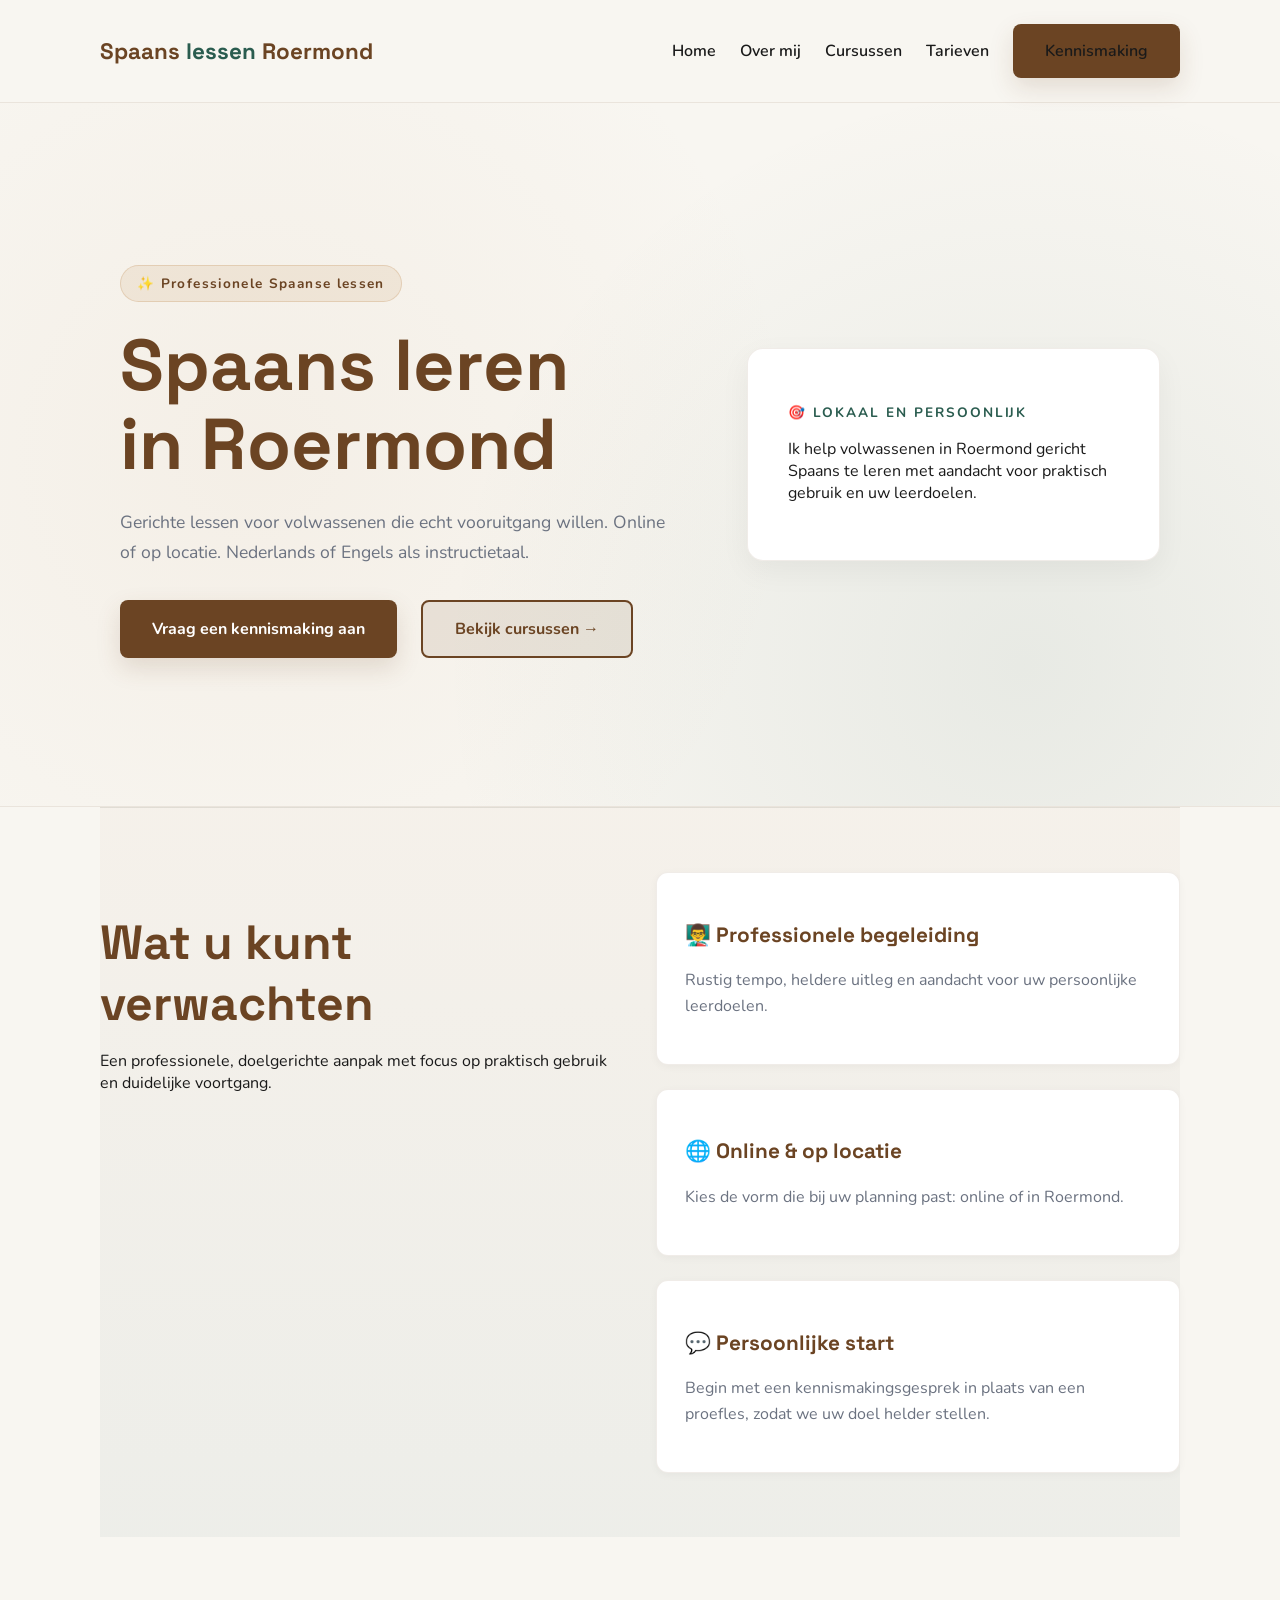
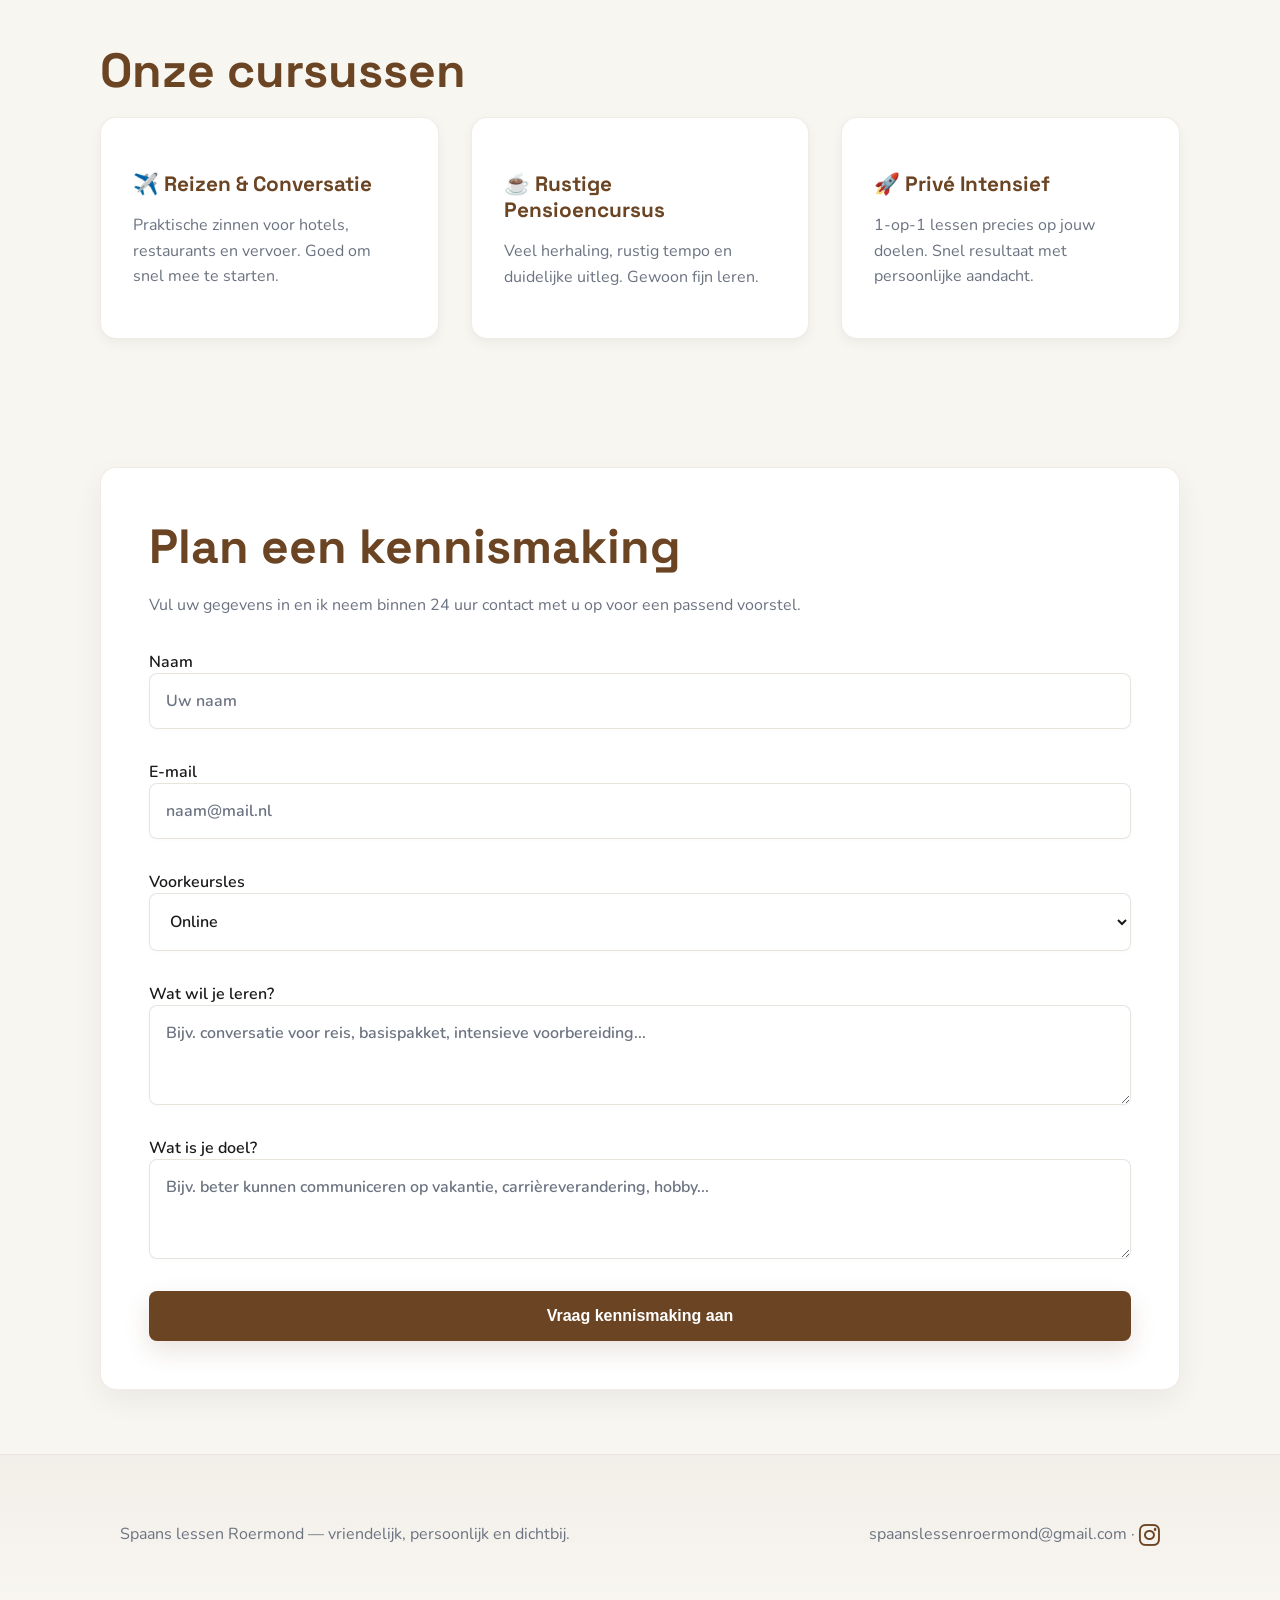
<file: index.html>
<!doctype html>
<html lang="nl">
<head>
  <meta charset="utf-8" />
  <meta name="viewport" content="width=device-width,initial-scale=1" />
  <title>Spaans leren Roermond | Professionele Spaanse lessen</title>
  <meta name="description" content="Professionele Spaanse lessen in Roermond: privélessen, online les en cursussen voor volwassenen. Nederlands of Engels als instructietaal." />
  <meta name="keywords" content="Spaans leren Roermond, Spaanslessen Roermond, privé Spaansles, online Spaansles, Spaans voor volwassenen, beginners Spaans, Spaans docent Roermond" />
  <meta property="og:title" content="Spaans leren Roermond | Professionele Spaanse lessen" />
  <meta property="og:description" content="Professionele Spaanse lessen in Roermond: privélessen, online les en cursussen voor volwassenen. Nederlands of Engels als instructietaal." />
  <meta property="og:type" content="website" />
  <meta property="og:url" content="https://spaanslessenroermond.nl" />
  <meta property="og:image" content="https://spaanslessenroermond.nl/og-image.jpg" />
  <link href="https://fonts.googleapis.com/css2?family=Montserrat:wght@600;700&family=Nunito:wght@400;600&display=swap" rel="stylesheet">
  <link rel="stylesheet" href="https://cdnjs.cloudflare.com/ajax/libs/font-awesome/6.4.0/css/all.min.css">
  <link rel="stylesheet" href="styles.css">
  <script type="application/ld+json">
  {
    "@context": "https://schema.org",
    "@type": "LocalBusiness",
    "name": "Spaans lessen Roermond",
    "description": "Professionele Spaanse lessen voor volwassenen in Roermond, met online en op locatie lessen.",
    "url": "https://spaanslessenroermond.nl",
    "email": "spaanslessenroermond@gmail.com",
    "address": {
      "@type": "PostalAddress",
      "addressLocality": "Roermond",
      "addressCountry": "NL"
    },
    "openingHoursSpecification": [{
      "@type": "OpeningHoursSpecification",
      "dayOfWeek": ["Monday","Tuesday","Wednesday","Thursday","Friday"],
      "opens": "09:00",
      "closes": "18:00"
    }]
  }
  </script>
</head>
<body>
  <header class="site-header">
    <div class="container header-inner">
      <div class="logo">Spaans <span>lessen</span> Roermond</div>
      <nav class="nav">
        <a href="index.html">Home</a>
        <a href="about.html">Over mij</a>
        <a href="courses.html">Cursussen</a>
        <a href="pricing.html">Tarieven</a>
        <a href="#contact" class="btn btn-primary">Kennismaking</a>
      </nav>
    </div>
  </header>

  <main>
    <section class="hero">
      <div class="container hero-grid">
        <div class="hero-text">
          <p class="eyebrow">✨ Professionele Spaanse lessen</p>
          <h1>Spaans leren<br>in Roermond</h1>
          <p class="lead">Gerichte lessen voor volwassenen die echt vooruitgang willen. Online of op locatie. Nederlands of Engels als instructietaal.</p>
          <div class="hero-buttons">
            <a href="#contact" class="btn btn-primary">Vraag een kennismaking aan</a>
            <a href="courses.html" class="btn btn-secondary">Bekijk cursussen →</a>
          </div>
        </div>
        <div class="hero-card card-accent">
          <p class="card-label">🎯 Lokaal en persoonlijk</p>
          <p>Ik help volwassenen in Roermond gericht Spaans te leren met aandacht voor praktisch gebruik en uw leerdoelen.</p>
        </div>
      </div>
    </section>

    <section class="container info-grid section-accent">
      <div>
        <h2>Wat u kunt verwachten</h2>
        <p>Een professionele, doelgerichte aanpak met focus op praktisch gebruik en duidelijke voortgang.</p>
      </div>
      <div class="feature-list">
        <article class="feature-card">
          <h3>👨‍🏫 Professionele begeleiding</h3>
          <p>Rustig tempo, heldere uitleg en aandacht voor uw persoonlijke leerdoelen.</p>
        </article>
        <article class="feature-card">
          <h3>🌐 Online & op locatie</h3>
          <p>Kies de vorm die bij uw planning past: online of in Roermond.</p>
        </article>
        <article class="feature-card">
          <h3>💬 Persoonlijke start</h3>
          <p>Begin met een kennismakingsgesprek in plaats van een proefles, zodat we uw doel helder stellen.</p>
        </article>
      </div>
    </section>

    <section class="container cards-section">
      <h2>Onze cursussen</h2>
      <div class="cards-grid">
        <article class="card">
          <h3>✈️ Reizen & Conversatie</h3>
          <p>Praktische zinnen voor hotels, restaurants en vervoer. Goed om snel mee te starten.</p>
        </article>
        <article class="card">
          <h3>☕ Rustige Pensioencursus</h3>
          <p>Veel herhaling, rustig tempo en duidelijke uitleg. Gewoon fijn leren.</p>
        </article>
        <article class="card">
          <h3>🚀 Privé Intensief</h3>
          <p>1-op-1 lessen precies op jouw doelen. Snel resultaat met persoonlijke aandacht.</p>
        </article>
      </div>
    </section>

    <section class="container contact" id="contact">
      <div class="contact-box">
        <h2>Plan een kennismaking</h2>
        <p>Vul uw gegevens in en ik neem binnen 24 uur contact met u op voor een passend voorstel.</p>
        <form name="contact" method="POST" data-netlify="true">
          <input type="hidden" name="form-name" value="contact">
          <label>Naam<input type="text" name="naam" placeholder="Uw naam" required></label>
          <label>E-mail<input type="email" name="email" placeholder="naam@mail.nl" required></label>
          <label>Voorkeursles<select name="voorkeursles"><option>Online</option><option>Op locatie (Roermond)</option></select></label>
          <label>Wat wil je leren?<textarea name="leerwensen" rows="3" placeholder="Bijv. conversatie voor reis, basispakket, intensieve voorbereiding..." required></textarea></label>
          <label>Wat is je doel?<textarea name="doel" rows="3" placeholder="Bijv. beter kunnen communiceren op vakantie, carrièreverandering, hobby..." required></textarea></label>
          <button type="submit" class="btn btn-primary">Vraag kennismaking aan</button>
        </form>
      </div>
    </section>
  </main>

  <footer class="site-footer">
    <div class="container footer-grid">
      <p>Spaans lessen Roermond — vriendelijk, persoonlijk en dichtbij.</p>
      <p>spaanslessenroermond@gmail.com · <a href="https://www.instagram.com/spaanslessenroermond/" target="_blank" aria-label="Instagram"><i class="fab fa-instagram"></i></a></p>
    </div>
  </footer>
</body>
</html>
</file>
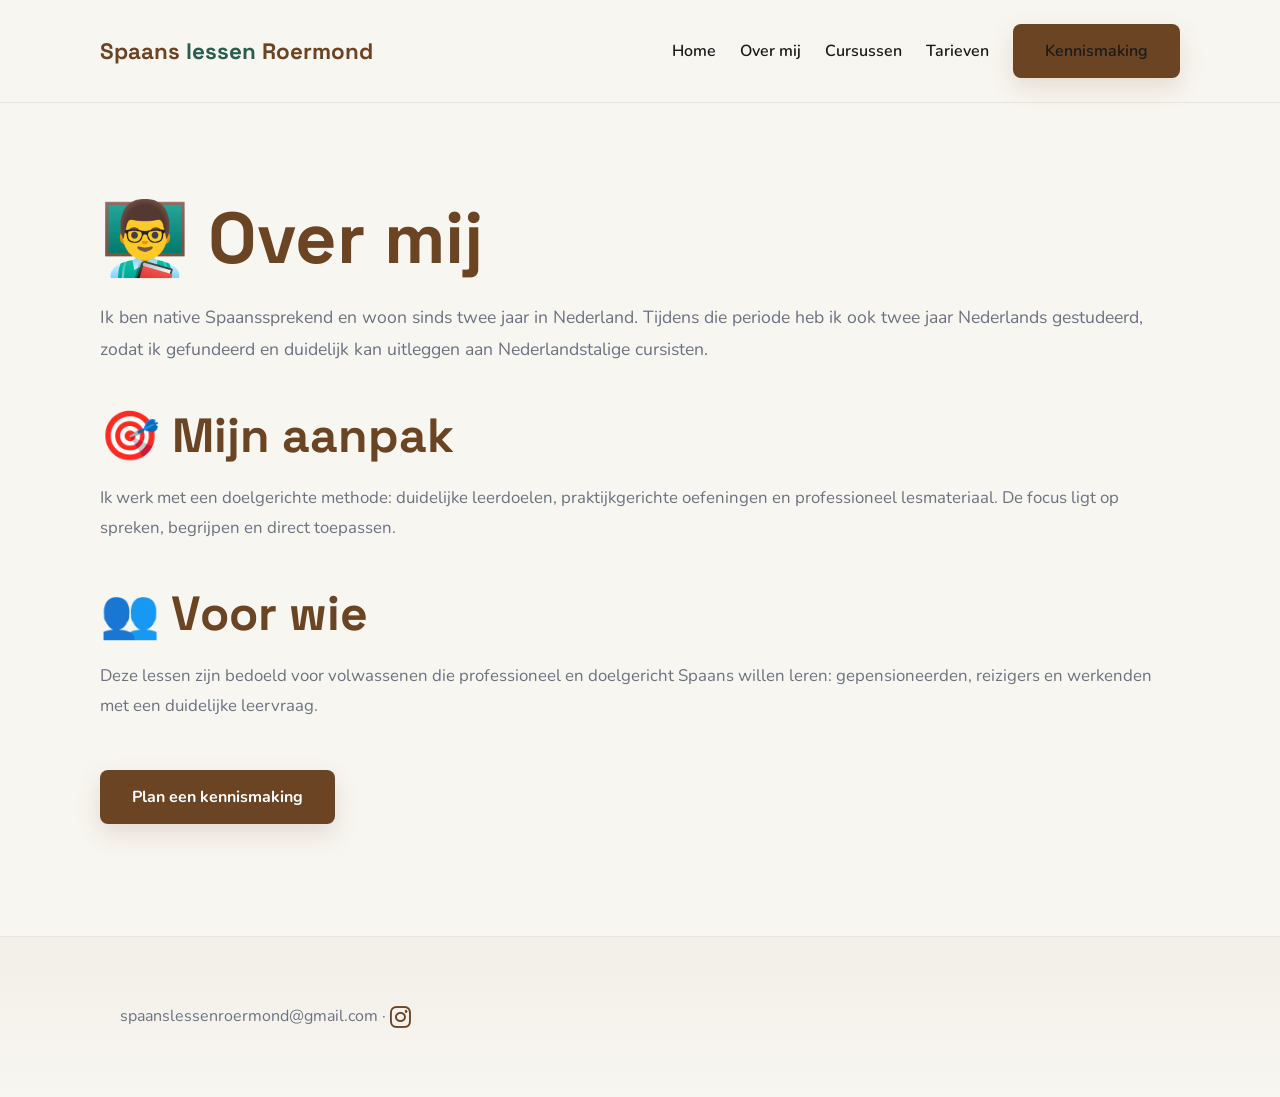
<file: about.html>
<!doctype html>
<html lang="nl">
<head>
  <meta charset="utf-8" />
  <meta name="viewport" content="width=device-width,initial-scale=1" />
  <title>Over mij — Spaans docent in Roermond</title>
  <meta name="description" content="Over mij: native Spaanssprekende docent in Roermond met twee jaar Nederlands en ervaring in privé- en groepslessen." />
  <meta name="keywords" content="Spaans docent Roermond, native Spaans, Spaans leren, privé Spaansles, online Spaansles" />
  <meta property="og:title" content="Over mij — Spaans docent in Roermond" />
  <meta property="og:description" content="Native Spaanssprekende docent in Roermond met twee jaar Nederlands en ervaring in privé- en groepslessen." />
  <link href="https://fonts.googleapis.com/css2?family=Montserrat:wght@600;700&family=Nunito:wght@400;600&display=swap" rel="stylesheet">
  <link rel="stylesheet" href="https://cdnjs.cloudflare.com/ajax/libs/font-awesome/6.4.0/css/all.min.css">
  <link rel="stylesheet" href="styles.css">
</head>
<body>
  <header class="site-header">
    <div class="container header-inner">
      <div class="logo">Spaans <span>lessen</span> Roermond</div>
      <nav class="nav">
        <a href="index.html">Home</a>
        <a href="about.html">Over mij</a>
        <a href="courses.html">Cursussen</a>
        <a href="pricing.html">Tarieven</a>
        <a href="index.html#contact" class="btn btn-primary">Kennismaking</a>
      </nav>
    </div>
  </header>
  <main class="container" style="padding:6rem 0;">
    <h1>👨‍🏫 Over mij</h1>
    <p style="color:var(--muted);line-height:1.8;font-size:1.1rem;margin-bottom:2rem;">Ik ben native Spaanssprekend en woon sinds twee jaar in Nederland. Tijdens die periode heb ik ook twee jaar Nederlands gestudeerd, zodat ik gefundeerd en duidelijk kan uitleggen aan Nederlandstalige cursisten.</p>
    <h2>🎯 Mijn aanpak</h2>
    <p style="color:var(--muted);line-height:1.8;font-size:1.05rem;margin-bottom:2rem;">Ik werk met een doelgerichte methode: duidelijke leerdoelen, praktijkgerichte oefeningen en professioneel lesmateriaal. De focus ligt op spreken, begrijpen en direct toepassen.</p>
    <h2>👥 Voor wie</h2>
    <p style="color:var(--muted);line-height:1.8;font-size:1.05rem;margin-bottom:2rem;">Deze lessen zijn bedoeld voor volwassenen die professioneel en doelgericht Spaans willen leren: gepensioneerden, reizigers en werkenden met een duidelijke leervraag.</p>
    <p style="margin-top:3rem;"><a href="index.html#contact" class="btn btn-primary">Plan een kennismaking</a></p>
  </main>
  <footer class="site-footer">
    <div class="container footer-grid">
      <p>spaanslessenroermond@gmail.com · <a href="https://www.instagram.com/spaanslessenroermond/" target="_blank" aria-label="Instagram"><i class="fab fa-instagram"></i></a></p>
    </div>
  </footer>
</body>
</html>
</file>
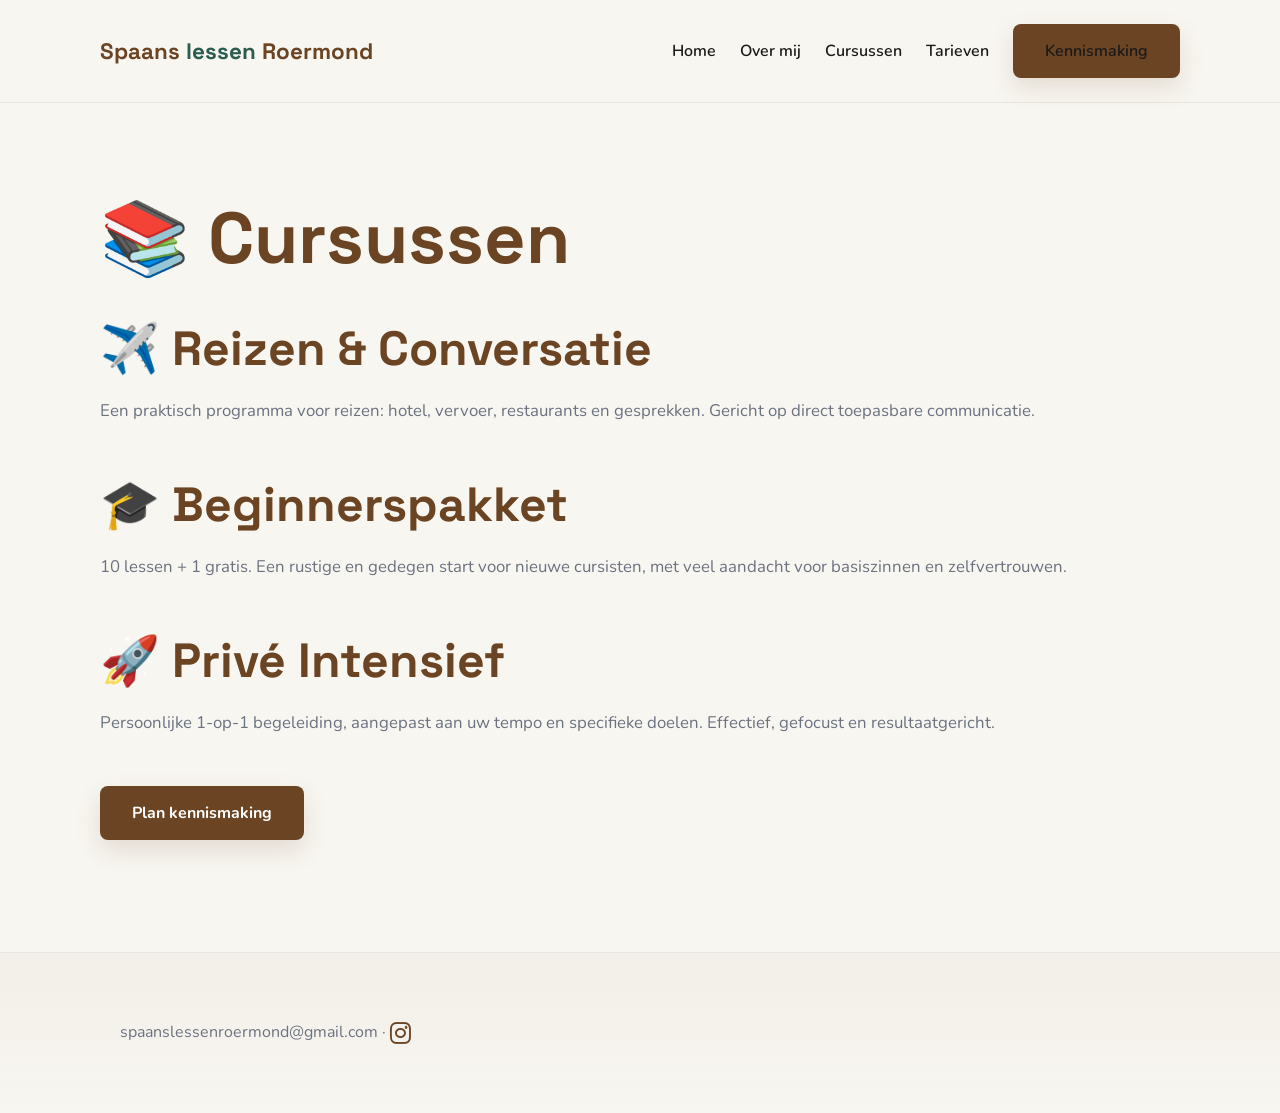
<file: courses.html>
<!doctype html>
<html lang="nl">
<head>
  <meta charset="utf-8" />
  <meta name="viewport" content="width=device-width,initial-scale=1" />
  <title>Cursussen Spaans — Roermond & online</title>
  <meta name="description" content="Cursussen Spaans in Roermond: Reizen, beginnerspakket en privé intensief. Online of op locatie met professionele begeleiding." />
  <meta name="keywords" content="Spaans cursus Roermond, Spaans leren, Spaans beginnerspakket, Spaans reis cursus, Spaanse conversatie" />
  <meta property="og:title" content="Cursussen Spaans — Roermond & online" />
  <meta property="og:description" content="Cursussen Spaans in Roermond: Reizen, beginnerspakket en privé intensief. Online of op locatie met professionele begeleiding." />
  <link href="https://fonts.googleapis.com/css2?family=Montserrat:wght@600;700&family=Nunito:wght@400;600&display=swap" rel="stylesheet">
  <link rel="stylesheet" href="https://cdnjs.cloudflare.com/ajax/libs/font-awesome/6.4.0/css/all.min.css">
  <link rel="stylesheet" href="styles.css">
</head>
<body>
  <header class="site-header">
    <div class="container header-inner">
      <div class="logo">Spaans <span>lessen</span> Roermond</div>
      <nav class="nav">
        <a href="index.html">Home</a>
        <a href="about.html">Over mij</a>
        <a href="courses.html">Cursussen</a>
        <a href="pricing.html">Tarieven</a>
        <a href="index.html#contact" class="btn btn-primary">Kennismaking</a>
      </nav>
    </div>
  </header>
  <main class="container" style="padding:6rem 0;">
    <h1>📚 Cursussen</h1>
    <section style="margin-bottom:3rem;">
      <h2>✈️ Reizen & Conversatie</h2>
      <p style="color:var(--muted);line-height:1.8;font-size:1.05rem;">Een praktisch programma voor reizen: hotel, vervoer, restaurants en gesprekken. Gericht op direct toepasbare communicatie.</p>
    </section>
    <section style="margin-bottom:3rem;">
      <h2>🎓 Beginnerspakket</h2>
      <p style="color:var(--muted);line-height:1.8;font-size:1.05rem;">10 lessen + 1 gratis. Een rustige en gedegen start voor nieuwe cursisten, met veel aandacht voor basiszinnen en zelfvertrouwen.</p>
    </section>
    <section style="margin-bottom:3rem;">
      <h2>🚀 Privé Intensief</h2>
      <p style="color:var(--muted);line-height:1.8;font-size:1.05rem;">Persoonlijke 1-op-1 begeleiding, aangepast aan uw tempo en specifieke doelen. Effectief, gefocust en resultaatgericht.</p>
    </section>
    <p style="margin-top:3rem;"><a href="index.html#contact" class="btn btn-primary">Plan kennismaking</a></p>
  </main>
  <footer class="site-footer">
    <div class="container footer-grid">
      <p>spaanslessenroermond@gmail.com · <a href="https://www.instagram.com/spaanslessenroermond/" target="_blank" aria-label="Instagram"><i class="fab fa-instagram"></i></a></p>
    </div>
  </footer>
</body>
</html>
</file>
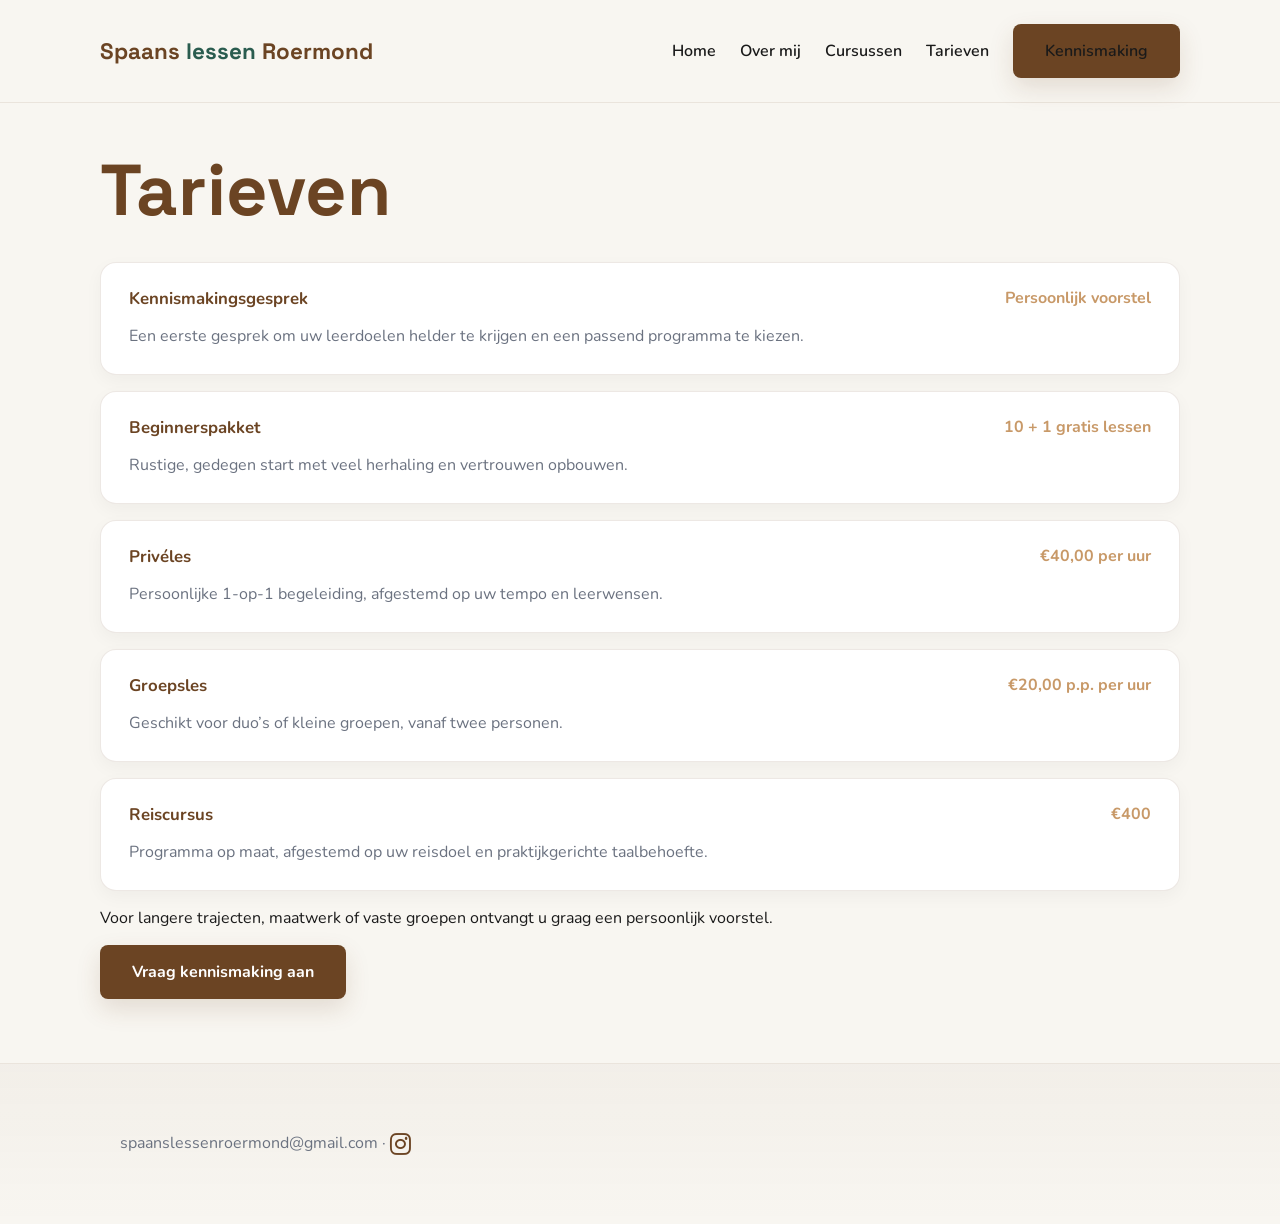
<file: pricing.html>
<!doctype html>
<html lang="nl">
<head>
  <meta charset="utf-8" />
  <meta name="viewport" content="width=device-width,initial-scale=1" />
  <title>Tarieven Spaans lessen Roermond</title>
  <meta name="description" content="Tarieven voor Spaanse lessen in Roermond: kennismakingsgesprek, 10+1 beginnerspakket, privélessen en groepslessen." />
  <meta name="keywords" content="Spaans tarieven Roermond, Spaans les prijs, Spaans beginnerspakket, privé Spaansles, groepsles Spaans" />
  <meta property="og:title" content="Tarieven Spaans lessen Roermond" />
  <meta property="og:description" content="Tarieven voor Spaanse lessen in Roermond: kennismakingsgesprek, 10+1 beginnerspakket, privélessen en groepslessen." />
  <link href="https://fonts.googleapis.com/css2?family=Montserrat:wght@600;700&family=Nunito:wght@400;600&display=swap" rel="stylesheet">
  <link rel="stylesheet" href="https://cdnjs.cloudflare.com/ajax/libs/font-awesome/6.4.0/css/all.min.css">
  <link rel="stylesheet" href="styles.css">
</head>
<body>
  <header class="site-header">
    <div class="container header-inner">
      <div class="logo">Spaans <span>lessen</span> Roermond</div>
      <nav class="nav">
        <a href="index.html">Home</a>
        <a href="about.html">Over mij</a>
        <a href="courses.html">Cursussen</a>
        <a href="pricing.html">Tarieven</a>
        <a href="index.html#contact" class="btn btn-primary">Kennismaking</a>
      </nav>
    </div>
  </header>
  <main class="container" style="padding:3rem 0;">
    <h1>Tarieven</h1>
    <ul class="price-list">
      <li>
        <div class="price-row">
          <strong>Kennismakingsgesprek</strong>
          <span>Persoonlijk voorstel</span>
        </div>
        <p>Een eerste gesprek om uw leerdoelen helder te krijgen en een passend programma te kiezen.</p>
      </li>
      <li>
        <div class="price-row">
          <strong>Beginnerspakket</strong>
          <span>10 + 1 gratis lessen</span>
        </div>
        <p>Rustige, gedegen start met veel herhaling en vertrouwen opbouwen.</p>
      </li>
      <li>
        <div class="price-row">
          <strong>Privéles</strong>
          <span>€40,00 per uur</span>
        </div>
        <p>Persoonlijke 1-op-1 begeleiding, afgestemd op uw tempo en leerwensen.</p>
      </li>
      <li>
        <div class="price-row">
          <strong>Groepsles</strong>
          <span>€20,00 p.p. per uur</span>
        </div>
        <p>Geschikt voor duo’s of kleine groepen, vanaf twee personen.</p>
      </li>
      <li>
        <div class="price-row">
          <strong>Reiscursus</strong>
          <span>€400</span>
        </div>
        <p>Programma op maat, afgestemd op uw reisdoel en praktijkgerichte taalbehoefte.</p>
      </li>
    </ul>
    <p>Voor langere trajecten, maatwerk of vaste groepen ontvangt u graag een persoonlijk voorstel.</p>
    <p><a href="index.html#contact" class="btn btn-primary">Vraag kennismaking aan</a></p>
  </main>
  <footer class="site-footer">
    <div class="container footer-grid">
      <p>spaanslessenroermond@gmail.com · <a href="https://www.instagram.com/spaanslessenroermond/" target="_blank" aria-label="Instagram"><i class="fab fa-instagram"></i></a></p>
    </div>
  </footer>
</body>
</html>
</file>
<file: styles.css>
@import url('https://fonts.googleapis.com/css2?family=Space+Grotesk:wght@700&display=swap');
:root{
  --primary:#6B4423;
  --secondary:#2A5C4F;
  --accent:#C89968;
  --bg:#F8F6F1;
  --surface:#FFFFFF;
  --text:#1a1a1a;
  --muted:#6B7280;
}
*{box-sizing:border-box}
body{margin:0;font-family:'Nunito',sans-serif;background:#F8F6F1;color:var(--text);overflow-x:hidden}
@keyframes float{0%{transform:translateY(0px)}50%{transform:translateY(-15px)}100%{transform:translateY(0px)}}
@keyframes fadeInUp{0%{opacity:0;transform:translateY(30px)}100%{opacity:1;transform:translateY(0)}}
@keyframes slideIn{0%{opacity:0;transform:translateX(-50px)}100%{opacity:1;transform:translateX(0)}}
@keyframes subtleShift{0%{transform:translateX(0)}100%{transform:translateX(3px)}}
img,svg{max-width:100%;height:auto}
.container{max-width:1080px;margin:0 auto;padding:1.25rem}
.site-header{position:sticky;top:0;background:rgba(248,246,241,0.95);backdrop-filter:blur(10px);border-bottom:1px solid rgba(107,68,35,0.1);z-index:100}
.header-inner{display:flex;align-items:center;justify-content:space-between;gap:1rem;padding:1.5rem 0}
.logo{font-family:'Space Grotesk',sans-serif;font-size:1.4rem;font-weight:700;color:var(--primary)}
.logo span{color:var(--secondary)}
.nav{display:flex;flex-wrap:wrap;align-items:center;gap:1.5rem}
.nav a{color:var(--text);text-decoration:none;font-weight:600;position:relative;transition:color 0.3s ease}
.nav a::after{content:'';position:absolute;bottom:-5px;left:0;width:0;height:2px;background:var(--accent);transition:width 0.3s ease}
.nav a:hover{color:var(--primary)}
.nav a:hover::after{width:100%}
.hero{padding:8rem 0;position:relative;background:linear-gradient(135deg, rgba(248,246,241,1) 0%, rgba(248,246,241,1) 100%);border-bottom:1px solid rgba(107,68,35,0.1)}
.hero::before{content:'';position:absolute;top:0;left:0;right:0;bottom:0;background:radial-gradient(circle at 20% 50%, rgba(200,153,104,0.08) 0%, transparent 50%), radial-gradient(circle at 80% 80%, rgba(42,92,79,0.08) 0%, transparent 50%);pointer-events:none}
.hero-grid{display:grid;grid-template-columns:1.4fr 1fr;gap:3rem;align-items:center;position:relative;z-index:1}
.hero-text{animation:fadeInUp 0.8s ease}
.eyebrow{display:inline-block;padding:0.5rem 1rem;border-radius:999px;background:rgba(200,153,104,0.15);border:1px solid rgba(200,153,104,0.3);color:var(--primary);font-size:0.85rem;margin-bottom:1.5rem;font-weight:700;letter-spacing:0.1em}
h1{font-family:'Space Grotesk',sans-serif;font-size:clamp(3rem,6vw,4.5rem);margin:0 0 1.5rem;line-height:1.1;color:var(--primary);animation:fadeInUp 0.8s ease 0.1s both}
h2{font-family:'Space Grotesk',sans-serif;font-size:clamp(2rem,4vw,3rem);color:var(--primary);margin-bottom:1rem}
h3{font-family:'Space Grotesk',sans-serif;font-size:1.3rem;color:var(--primary)}
.lead{max-width:35rem;font-size:1.1rem;color:var(--muted);margin:0 0 2rem;line-height:1.7}
.hero-buttons{display:flex;flex-wrap:wrap;gap:1.5rem;margin-top:2rem}
.btn{display:inline-flex;align-items:center;justify-content:center;padding:1rem 2rem;border-radius:8px;font-weight:700;text-decoration:none;transition:all 0.3s ease;cursor:pointer;border:none;font-size:1rem}
.btn-primary{background:var(--primary);color:#fff;box-shadow:0 10px 25px rgba(107,68,35,0.15);position:relative;overflow:hidden}
.btn-primary::before{content:'';position:absolute;top:0;left:-100%;width:100%;height:100%;background:rgba(255,255,255,0.1);transition:left 0.3s ease}
.btn-primary:hover{transform:translateY(-3px);box-shadow:0 15px 35px rgba(107,68,35,0.25)}
.btn-primary:hover::before{left:100%}
.btn-secondary{background:rgba(107,68,35,0.1);color:var(--primary);border:2px solid var(--primary)}
.btn-secondary:hover{background:var(--primary);color:#fff;transform:translateY(-3px);box-shadow:0 10px 25px rgba(107,68,35,0.15)}
.hero-card{padding:2.5rem;border-radius:16px;background:var(--surface);border:1px solid rgba(107,68,35,0.1);box-shadow:0 10px 30px rgba(0,0,0,0.05);animation:float 3s ease-in-out infinite;transform:translateY(0)}
.card-label{font-size:0.85rem;font-weight:700;color:var(--secondary);text-transform:uppercase;letter-spacing:0.15em;margin-bottom:1rem}
.section-accent{background:linear-gradient(180deg, rgba(200,153,104,0.05) 0%, rgba(42,92,79,0.05) 100%);border-top:1px solid rgba(107,68,35,0.1);padding:4rem 0}
.info-grid{display:grid;grid-template-columns:1fr 1fr;gap:2rem;align-items:start}
.feature-list{display:grid;gap:1.5rem}
.feature-card{padding:1.75rem;background:var(--surface);border-radius:12px;border:1px solid rgba(107,68,35,0.1);transition:all 0.3s ease;box-shadow:0 2px 8px rgba(0,0,0,0.04)}
.feature-card:hover{background:rgba(248,246,241,1);border-color:var(--accent);transform:translateY(-6px);box-shadow:0 8px 20px rgba(0,0,0,0.08)}
.feature-card h3{color:var(--primary)}
.feature-card p{color:var(--muted);line-height:1.6}
.cards-section{padding:4rem 0}
.cards-grid{display:grid;grid-template-columns:repeat(auto-fit,minmax(250px,1fr));gap:2rem}
.card{background:var(--surface);padding:2rem;border-radius:16px;border:1px solid rgba(107,68,35,0.1);transition:all 0.4s ease;box-shadow:0 4px 12px rgba(0,0,0,0.05);cursor:pointer}
.card:hover{transform:translateY(-10px);border-color:var(--accent);box-shadow:0 12px 30px rgba(0,0,0,0.1)}
.card h3{color:var(--primary);margin-bottom:1rem}
.card p{color:var(--muted);line-height:1.6}
.price-list{list-style:none;padding:0;margin:2rem 0 0;display:grid;gap:1rem}
.price-list li{background:var(--surface);padding:1.5rem 1.75rem;border-radius:16px;border:1px solid rgba(107,68,35,0.12);box-shadow:0 6px 18px rgba(0,0,0,0.04)}
.price-row{display:flex;justify-content:space-between;gap:1rem;align-items:flex-start;flex-wrap:wrap}
.price-row strong{font-size:1.05rem;color:var(--primary)}
.price-row span{color:var(--accent);font-weight:700;white-space:nowrap}
.price-list li p{margin:0.75rem 0 0;color:var(--muted);line-height:1.75}
.contact{padding:4rem 0}
.contact-box{background:var(--surface);border-radius:16px;padding:3rem;box-shadow:0 10px 30px rgba(0,0,0,0.06);border:1px solid rgba(107,68,35,0.1)}
.contact-box h2{margin-top:0;color:var(--primary)}
.contact-box p{color:var(--muted);margin-bottom:2rem;line-height:1.6}
form{display:grid;gap:1.5rem}
form label{display:grid;font-weight:600;color:var(--text);margin-bottom:0.5rem}
input,textarea,select{width:100%;padding:1rem;border:1px solid rgba(107,68,35,0.15);border-radius:8px;background:var(--surface);color:var(--text);font:inherit;transition:all 0.3s ease;box-shadow:0 2px 4px rgba(0,0,0,0.02)}
input:focus,textarea:focus,select:focus{outline:none;box-shadow:0 0 0 3px rgba(200,153,104,0.2);border-color:var(--accent);background:var(--surface)}
input::placeholder,textarea::placeholder{color:var(--muted)}
.site-footer{padding:2rem 0;background:linear-gradient(180deg, rgba(107,68,35,0.04) 0%, transparent);border-top:1px solid rgba(107,68,35,0.1)}
.footer-grid{display:flex;flex-wrap:wrap;justify-content:space-between;gap:2rem}
.footer-grid p{color:var(--muted)}
.site-footer a{color:var(--primary);text-decoration:none;transition:all 0.3s ease;font-weight:600}
.site-footer a:hover{color:var(--accent);transform:scale(1.15)}
.site-footer i{font-size:1.5rem;vertical-align:middle}
@media(max-width:900px){.hero-grid, .info-grid{grid-template-columns:1fr}.nav{justify-content:flex-end}.hero{padding:6rem 0}}
@media(max-width:620px){.header-inner{flex-direction:column;align-items:flex-start}.hero-buttons{flex-direction:column}.footer-grid{flex-direction:column}.hero{padding:4rem 0}.hero-card{margin-top:2rem}h1{font-size:2rem}}
</file>
